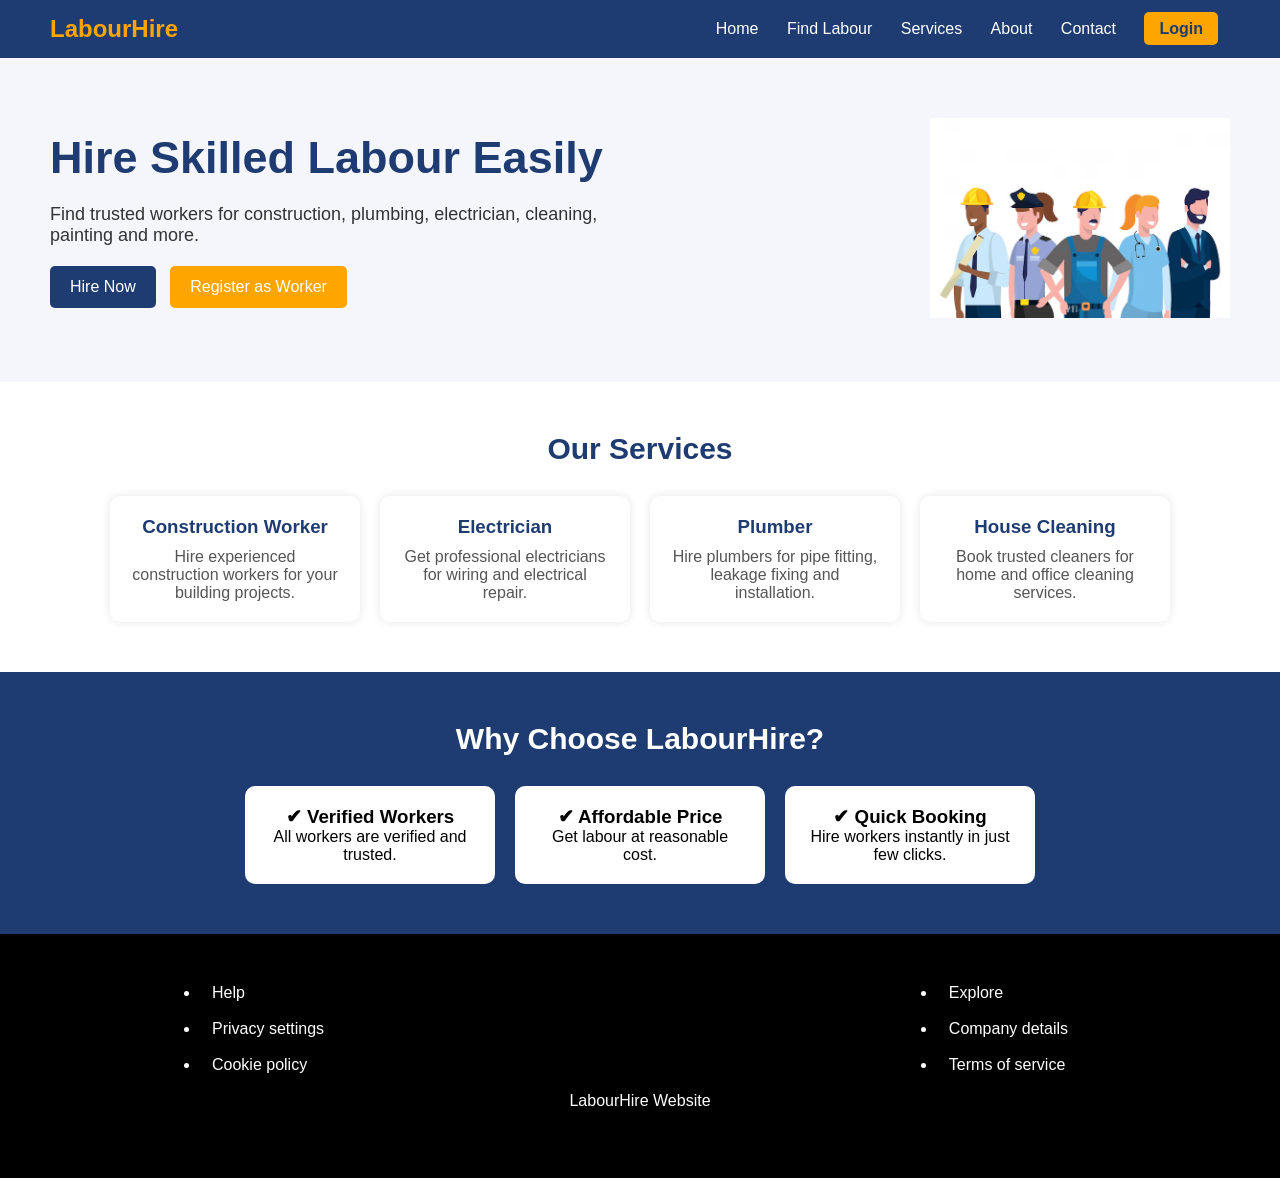
<file: index.html>
<!DOCTYPE html>
<html lang="en">
<head>
    <meta charset="UTF-8">
    <meta name="viewport" content="width=device-width, initial-scale=1.0">
    <title>Labour Hiring Website</title>
    <link rel="stylesheet" href="style.css">
</head>
<body>

    
    <header>
        <div class="logo">LabourHire</div>
        <nav>
            <a href="index.html">Home</a>
            <a href="Find_Labour.html">Find Labour</a>
            <a href="Services.html">Services</a>
            <a href="About.html">About</a>
            <a href="Contact.html">Contact</a>
            <a href="Project_Login_Page.html" class="btn" target="_blank">Login</a>
        </nav>
    </header>

    <section class="hero">
        <div class="hero-text">
            <h1>Hire Skilled Labour Easily</h1>
            <p>Find trusted workers for construction, plumbing, electrician, cleaning, painting and more.</p>
            <a href="Find_Labour.html"><button class="hero-btn">Hire Now</button></a>
            <a href="Registration.html" target="_blank"><button class="hero-btn2">Register as Worker</button></a>
        </div>
        <div class="hero-img">
            <img src="labour_img.avif" alt="Labour Image">
        </div>
    </section>

    
    <section class="services">
        <h2>Our Services</h2>
        <div class="service-box">
            <div class="card">
                <h3>Construction Worker</h3>
                <p>Hire experienced construction workers for your building projects.</p>
            </div>

            <div class="card">
                <h3>Electrician</h3>
                <p>Get professional electricians for wiring and electrical repair.</p>
            </div>

            <div class="card">
                <h3>Plumber</h3>
                <p>Hire plumbers for pipe fitting, leakage fixing and installation.</p>
            </div>

            <div class="card">
                <h3>House Cleaning</h3>
                <p>Book trusted cleaners for home and office cleaning services.</p>
            </div>
        </div>
    </section>

    
    <section class="why">
        <h2>Why Choose LabourHire?</h2>
        <div class="why-box">
            <div class="why-card">
                <h3>✔ Verified Workers</h3>
                <p>All workers are verified and trusted.</p>
            </div>

            <div class="why-card">
                <h3>✔ Affordable Price</h3>
                <p>Get labour at reasonable cost.</p>
            </div>

            <div class="why-card">
                <h3>✔ Quick Booking</h3>
                <p>Hire workers instantly in just few clicks.</p>
            </div>
        </div>
    </section>

    
    <footer>
        
        <div class="footer-parent-div">
            <div class="footer-child-div">
                <ul>
                    <nav>
                        <li><a href="#">Help</a><br><br></li>
                        <li><a href="#">Privacy settings</a><br><br></li>
                        <li><a href="#">Cookie policy</a><br><br></li>
                    </nav>
                </ul>
            </div>

            <div class="footer-child-div">
                <ul>
                <nav>
                    <li><a href="#">Explore</a><br><br></li>
                    <li><a href="#">Company details</a><br><br></li>
                    <li><a href="#">Terms of service</a><br><br></li>
                </nav>
                </ul>
            </div>
        </div>  
        
        <center><p>LabourHire Website</p></center><br>
    </footer>

</body>
</html>
</file>
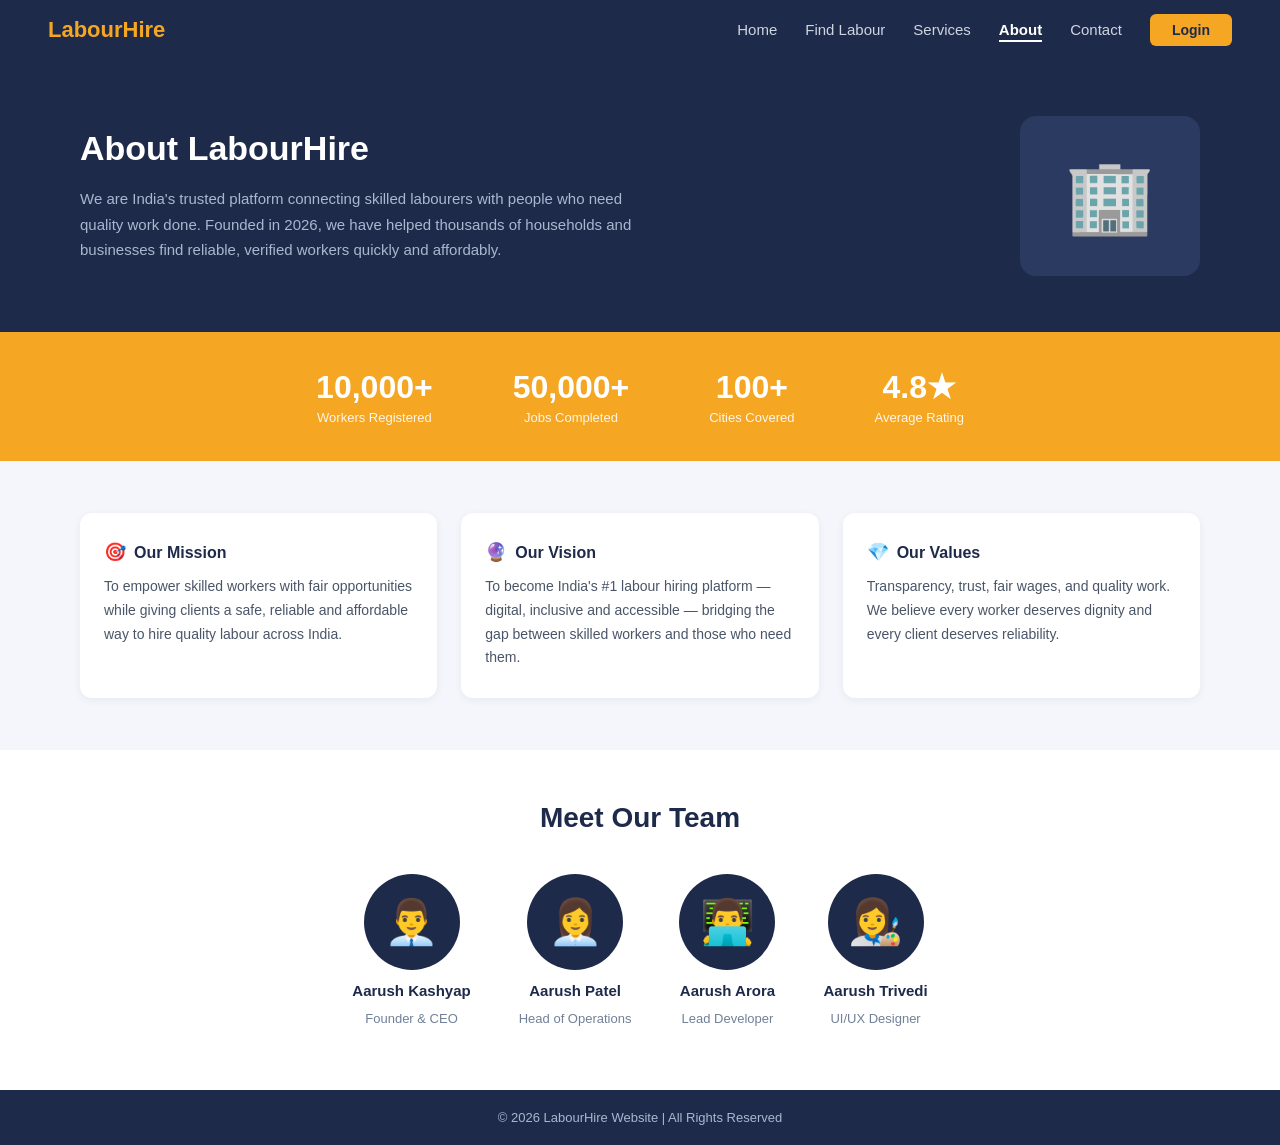
<file: About.html>
<!DOCTYPE html>
<html lang="en">
<head>
  <meta charset="UTF-8" />
  <meta name="viewport" content="width=device-width, initial-scale=1.0" />
  <title>LabourHire – About</title>
  <style>
    * { margin: 0; padding: 0; box-sizing: border-box; }
    body { font-family: 'Segoe UI', sans-serif; background: #f4f6fb; color: #1a1a2e; }

    /* NAV */
    nav {
      background: #1e2a4a;
      display: flex; align-items: center; justify-content: space-between;
      padding: 0 48px; height: 60px;
    }
    .logo { color: #f5a623; font-size: 22px; font-weight: 700; text-decoration: none; }
    .nav-links { display: flex; gap: 28px; list-style: none; align-items: center; }
    .nav-links a { color: #cdd5e0; text-decoration: none; font-size: 15px; }
    .nav-links a:hover { color: #fff; }
    .nav-links a.active { color: #fff; font-weight: 600; border-bottom: 2px solid #fff; padding-bottom: 2px; }
    .btn-login {
      background: #f5a623; color: #1e2a4a; border: none;
      padding: 8px 22px; border-radius: 6px; font-weight: 700; font-size: 14px; cursor: pointer;
    }
    .btn-login:hover { background: #e0951a; }

    /* HERO */
    .hero {
      background: #1e2a4a;
      display: flex; align-items: center; justify-content: space-between;
      padding: 56px 80px 56px 80px; gap: 40px;
    }
    .hero-text h1 { color: #fff; font-size: 34px; font-weight: 700; margin-bottom: 18px; }
    .hero-text p { color: #a8b8d0; font-size: 15px; line-height: 1.7; max-width: 560px; }
    .hero-img {
      background: #2a3a60; border-radius: 16px;
      width: 180px; height: 160px; flex-shrink: 0;
      display: flex; align-items: center; justify-content: center;
      font-size: 72px;
    }

    /* STATS */
    .stats {
      background: #f5a623;
      display: flex; justify-content: center; align-items: center;
      gap: 80px; padding: 36px 48px; flex-wrap: wrap;
    }
    .stat { text-align: center; }
    .stat-num { color: #fff; font-size: 32px; font-weight: 700; }
    .stat-label { color: #fff; font-size: 13px; margin-top: 4px; opacity: 0.9; }

    /* MISSION / VISION / VALUES */
    .mvv-section { padding: 52px 80px; background: #f4f6fb; }
    .mvv-grid { display: grid; grid-template-columns: repeat(3, 1fr); gap: 24px; }
    .mvv-card {
      background: #fff; border-radius: 12px;
      padding: 28px 24px; box-shadow: 0 2px 8px rgba(0,0,0,0.06);
    }
    .mvv-card h3 { font-size: 16px; font-weight: 700; color: #1e2a4a; margin-bottom: 12px; }
    .mvv-card p { font-size: 14px; color: #4a5568; line-height: 1.7; }
    .mvv-icon { margin-right: 8px; font-size: 18px; }

    /* TEAM */
    .team-section { padding: 52px 80px 64px; background: #fff; text-align: center; }
    .team-section h2 { font-size: 28px; font-weight: 700; color: #1e2a4a; margin-bottom: 40px; }
    .team-grid { display: flex; justify-content: center; gap: 48px; flex-wrap: wrap; }
    .team-member { display: flex; flex-direction: column; align-items: center; gap: 12px; }
    .avatar {
      width: 96px; height: 96px; border-radius: 50%;
      background: #1e2a4a;
      display: flex; align-items: center; justify-content: center;
      font-size: 44px;
    }
    .team-member h4 { font-size: 15px; font-weight: 700; color: #1e2a4a; }
    .team-member span { font-size: 13px; color: #718096; }

    /* FOOTER */
    footer {
      background: #1e2a4a; color: #a8b8d0;
      text-align: center; padding: 20px; font-size: 13px;
    }

    @media (max-width: 900px) {
      .hero { flex-direction: column; padding: 40px 24px; }
      .hero-img { width: 120px; height: 110px; font-size: 52px; }
      .stats { gap: 32px; }
      .mvv-section, .team-section { padding: 40px 24px; }
      .mvv-grid { grid-template-columns: 1fr; }
      nav { padding: 0 20px; }
    }
  </style>
</head>
<body>

<nav>
  <a class="logo" href="#">LabourHire</a>
  <ul class="nav-links">
    <li><a href="index.html">Home</a></li>
    <li><a href="Find_Labour.html">Find Labour</a></li>
    <li><a href="Services.html">Services</a></li>
    <li><a href="#" class="active">About</a></li>
    <li><a href="Contact.html">Contact</a></li>
    <li><button class="btn-login">Login</button></li>
  </ul>
</nav>

<section class="hero">
  <div class="hero-text">
    <h1>About LabourHire</h1>
    <p>We are India's trusted platform connecting skilled labourers with people who need quality work done. Founded in 2026, we have helped thousands of households and businesses find reliable, verified workers quickly and affordably.</p>
  </div>
  <div class="hero-img">🏢</div>
</section>

<section class="stats">
  <div class="stat">
    <div class="stat-num">10,000+</div>
    <div class="stat-label">Workers Registered</div>
  </div>
  <div class="stat">
    <div class="stat-num">50,000+</div>
    <div class="stat-label">Jobs Completed</div>
  </div>
  <div class="stat">
    <div class="stat-num">100+</div>
    <div class="stat-label">Cities Covered</div>
  </div>
  <div class="stat">
    <div class="stat-num">4.8★</div>
    <div class="stat-label">Average Rating</div>
  </div>
</section>

<section class="mvv-section">
  <div class="mvv-grid">
    <div class="mvv-card">
      <h3><span class="mvv-icon">🎯</span>Our Mission</h3>
      <p>To empower skilled workers with fair opportunities while giving clients a safe, reliable and affordable way to hire quality labour across India.</p>
    </div>
    <div class="mvv-card">
      <h3><span class="mvv-icon">🔮</span>Our Vision</h3>
      <p>To become India's #1 labour hiring platform — digital, inclusive and accessible — bridging the gap between skilled workers and those who need them.</p>
    </div>
    <div class="mvv-card">
      <h3><span class="mvv-icon">💎</span>Our Values</h3>
      <p>Transparency, trust, fair wages, and quality work. We believe every worker deserves dignity and every client deserves reliability.</p>
    </div>
  </div>
</section>

<section class="team-section">
  <h2>Meet Our Team</h2>
  <div class="team-grid">
    <div class="team-member">
      <div class="avatar">👨‍💼</div>
      <h4>Aarush Kashyap</h4>
      <span>Founder &amp; CEO</span>
    </div>
    <div class="team-member">
      <div class="avatar">👩‍💼</div>
      <h4>Aarush Patel</h4>
      <span>Head of Operations</span>
    </div>
    <div class="team-member">
      <div class="avatar">👨‍💻</div>
      <h4>Aarush Arora</h4>
      <span>Lead Developer</span>
    </div>
    <div class="team-member">
      <div class="avatar">👩‍🎨</div>
      <h4>Aarush Trivedi</h4>
      <span>UI/UX Designer</span>
    </div>
  </div>
</section>

<footer>
  &copy; 2026 LabourHire Website | All Rights Reserved
</footer>

</body>
</html>
</file>
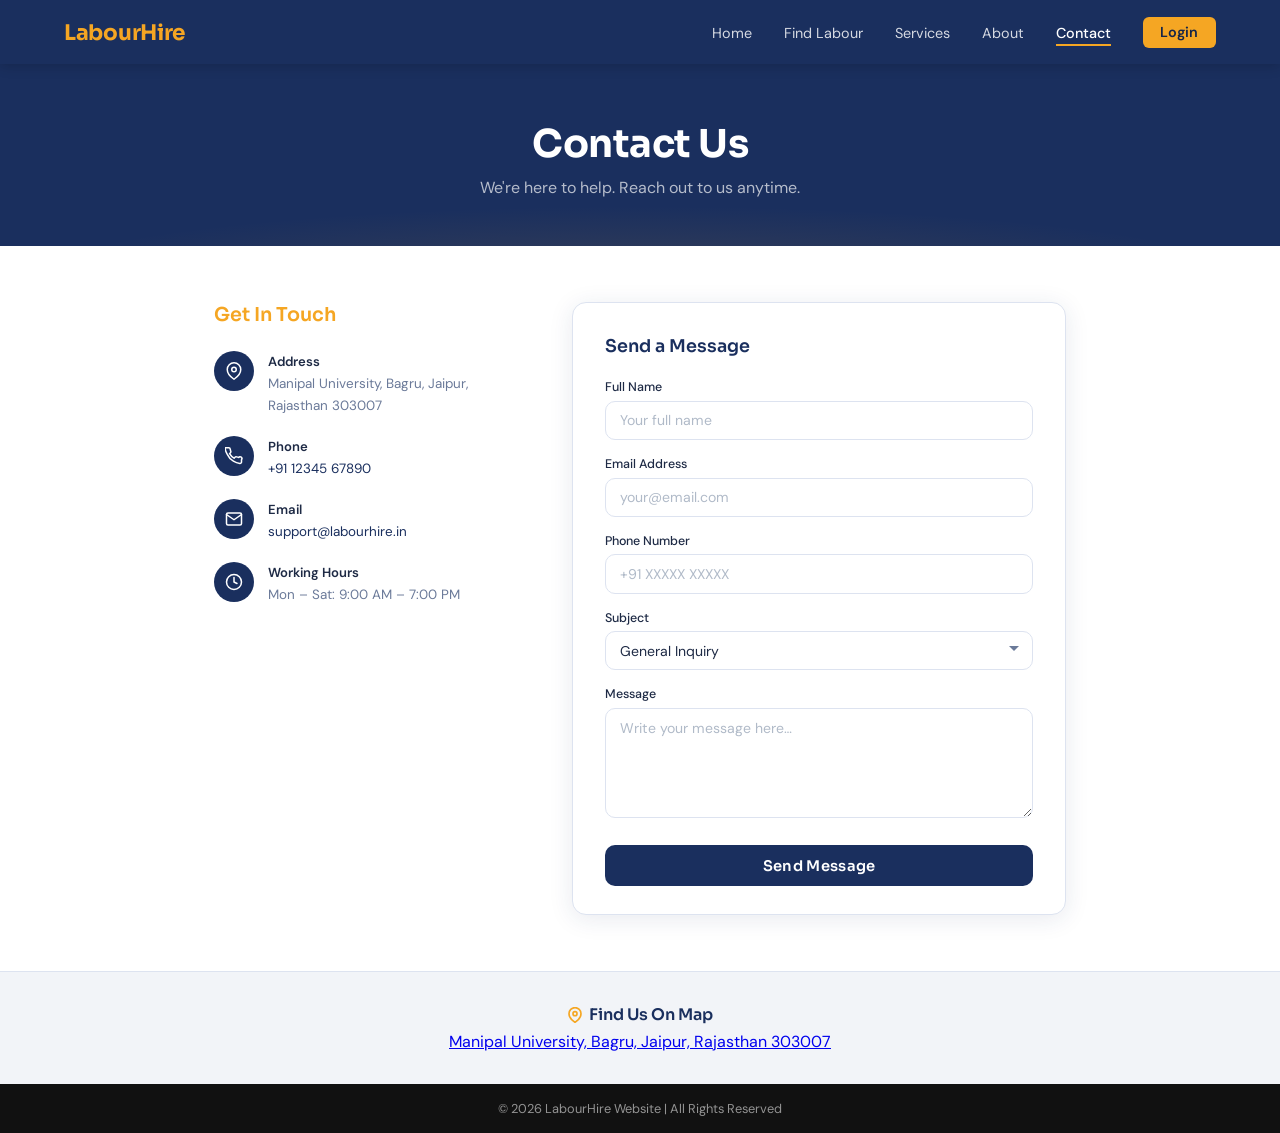
<file: Contact.html>
<!DOCTYPE html>
<html lang="en">
<head>
  <meta charset="UTF-8" />
  <meta name="viewport" content="width=device-width, initial-scale=1.0"/>
  <title>LabourHire – Contact Us</title>
  <link href="https://fonts.googleapis.com/css2?family=Sora:wght@300;400;500;600;700&family=DM+Sans:ital,wght@0,300;0,400;0,500;1,300&display=swap" rel="stylesheet"/>
  <style>
    *, *::before, *::after { box-sizing: border-box; margin: 0; padding: 0; }

    :root {
      --navy:    #1a2f5e;
      --navy-d:  #152549;
      --navy-l:  #243870;
      --gold:    #f5a623;
      --gold-l:  #fbb93a;
      --slate:   #f2f4f8;
      --white:   #ffffff;
      --text:    #1e2a45;
      --muted:   #6b7a99;
      --border:  #dde3f0;
      --radius:  10px;
      --shadow:  0 4px 24px rgba(26,47,94,.10);
    }

    body {
      font-family: 'DM Sans', sans-serif;
      color: var(--text);
      background: var(--white);
      min-height: 100vh;
    }

    nav {
      background: var(--navy);
      padding: 0 5%;
      display: flex;
      align-items: center;
      justify-content: space-between;
      height: 64px;
      position: sticky;
      top: 0;
      z-index: 100;
      box-shadow: 0 2px 12px rgba(0,0,0,.18);
    }

    .logo {
      font-family: 'Sora', sans-serif;
      font-weight: 700;
      font-size: 1.35rem;
      color: var(--gold);
      letter-spacing: -.3px;
    }

    .nav-links {
      display: flex;
      align-items: center;
      gap: 2rem;
      list-style: none;
    }

    .nav-links a {
      color: rgba(255,255,255,.82);
      text-decoration: none;
      font-size: .9rem;
      font-weight: 400;
      transition: color .2s;
    }
    .nav-links a:hover,
    .nav-links a.active { color: #fff; }

    .nav-links a.active {
      font-weight: 500;
      border-bottom: 2px solid var(--gold);
      padding-bottom: 2px;
    }

    .btn-login {
      background: var(--gold);
      color: var(--navy-d) !important;
      font-weight: 600 !important;
      padding: .38rem 1.1rem;
      border-radius: 6px;
      transition: background .2s !important;
    }
    .btn-login:hover { background: var(--gold-l) !important; }

    .hero {
      background: var(--navy);
      text-align: center;
      padding: 3.5rem 1rem 3rem;
      position: relative;
      overflow: hidden;
    }
    .hero::before {
      content: '';
      position: absolute;
      inset: 0;
      background: radial-gradient(ellipse 70% 60% at 50% 120%, rgba(245,166,35,.13) 0%, transparent 70%);
    }
    .hero h1 {
      font-family: 'Sora', sans-serif;
      font-size: 2.4rem;
      font-weight: 700;
      color: var(--white);
      letter-spacing: -.5px;
      position: relative;
    }
    .hero p {
      margin-top: .55rem;
      color: rgba(255,255,255,.68);
      font-size: 1rem;
      position: relative;
    }

    main {
      max-width: 900px;
      margin: 0 auto;
      padding: 3.5rem 1.5rem;
      display: grid;
      grid-template-columns: 1fr 1.55fr;
      gap: 2.5rem;
      align-items: start;
    }

    .info-title {
      font-family: 'Sora', sans-serif;
      font-size: 1.2rem;
      font-weight: 600;
      color: var(--gold);
      margin-bottom: 1.5rem;
    }

    .info-items { display: flex; flex-direction: column; gap: 1.25rem; }

    .info-item {
      display: flex;
      align-items: flex-start;
      gap: .85rem;
    }

    .info-icon {
      width: 40px;
      height: 40px;
      border-radius: 50%;
      background: var(--navy);
      display: flex;
      align-items: center;
      justify-content: center;
      flex-shrink: 0;
    }
    .info-icon svg { width: 18px; height: 18px; }

    .info-body { padding-top: 2px; }
    .info-body strong {
      display: block;
      font-size: .82rem;
      font-weight: 600;
      color: var(--text);
      margin-bottom: 2px;
    }
    .info-body span {
      font-size: .84rem;
      color: var(--muted);
      line-height: 1.5;
    }
    .info-body a {
      color: var(--navy);
      text-decoration: none;
    }
    .info-body a:hover { text-decoration: underline; }

    .form-card {
      background: var(--white);
      border: 1px solid var(--border);
      border-radius: 14px;
      padding: 2rem 2rem 1.75rem;
      box-shadow: var(--shadow);
    }

    .form-title {
      font-family: 'Sora', sans-serif;
      font-size: 1.1rem;
      font-weight: 600;
      color: var(--navy);
      margin-bottom: 1.4rem;
    }

    .form-group { margin-bottom: 1rem; }

    label {
      display: block;
      font-size: .78rem;
      font-weight: 500;
      color: var(--text);
      margin-bottom: .35rem;
    }

    input, select, textarea {
      width: 100%;
      padding: .6rem .85rem;
      border: 1px solid var(--border);
      border-radius: var(--radius);
      font-family: 'DM Sans', sans-serif;
      font-size: .88rem;
      color: var(--text);
      background: var(--white);
      outline: none;
      transition: border-color .2s, box-shadow .2s;
      appearance: none;
    }
    input::placeholder, textarea::placeholder { color: #b0bac8; }
    input:focus, select:focus, textarea:focus {
      border-color: var(--navy);
      box-shadow: 0 0 0 3px rgba(26,47,94,.09);
    }

    .select-wrap { position: relative; }
    .select-wrap select { padding-right: 2.2rem; cursor: pointer; }
    .select-wrap::after {
      content: '';
      position: absolute;
      right: .85rem;
      top: 50%;
      transform: translateY(-50%);
      border: 5px solid transparent;
      border-top-color: var(--muted);
      pointer-events: none;
    }

    textarea { resize: vertical; min-height: 110px; }

    .btn-send {
      width: 100%;
      padding: .72rem 1rem;
      background: var(--navy);
      color: #fff;
      border: none;
      border-radius: var(--radius);
      font-family: 'Sora', sans-serif;
      font-size: .92rem;
      font-weight: 600;
      cursor: pointer;
      letter-spacing: .3px;
      transition: background .2s, transform .1s;
      margin-top: .4rem;
    }
    .btn-send:hover  { background: var(--navy-l); }
    .btn-send:active { transform: scale(.985); }

    .success-msg {
      display: none;
      text-align: center;
      padding: 1.5rem 1rem;
      color: #1a8a4a;
      font-weight: 500;
      font-size: .95rem;
    }
    .success-msg svg { display: block; margin: 0 auto .6rem; }

    .map-strip {
      background: var(--slate);
      text-align: center;
      padding: 2rem 1rem;
      border-top: 1px solid var(--border);
    }
    .map-strip .map-title {
      font-family: 'Sora', sans-serif;
      font-size: 1rem;
      font-weight: 600;
      color: var(--navy);
      display: flex;
      align-items: center;
      justify-content: center;
      gap: .4rem;
      margin-bottom: .35rem;
    }
    .map-strip .map-title svg { width: 16px; height: 16px; }
    .map-strip p { font-size: .85rem; color: var(--muted); }

    footer {
      background: #111;
      color: rgba(255,255,255,.55);
      text-align: center;
      padding: 1rem;
      font-size: .8rem;
    }

    @media (max-width: 680px) {
      main { grid-template-columns: 1fr; }
      .hero h1 { font-size: 1.8rem; }
    }
  </style>
</head>
<body>

<nav>
  <div class="logo">LabourHire</div>
  <ul class="nav-links">
    <li><a href="index.html">Home</a></li>
    <li><a href="Find_Labour.html">Find Labour</a></li>
    <li><a href="Services.html">Services</a></li>
    <li><a href="About.html">About</a></li>
    <li><a href="#" class="active">Contact</a></li>
    <li><a href="Project_Login_Page.html" target="_blank" class="btn-login">Login</a></li>
  </ul>
</nav>

<section class="hero">
  <h1>Contact Us</h1>
  <p>We're here to help. Reach out to us anytime.</p>
</section>

<main>
  <div class="info-panel">
    <p class="info-title">Get In Touch</p>
    <div class="info-items">

      <div class="info-item">
        <div class="info-icon">
          <svg viewBox="0 0 24 24" fill="none" stroke="#fff" stroke-width="2" stroke-linecap="round" stroke-linejoin="round">
            <path d="M21 10c0 7-9 13-9 13S3 17 3 10a9 9 0 0118 0z"/><circle cx="12" cy="10" r="3"/>
          </svg>
        </div>
        <div class="info-body">
          <strong>Address</strong>
          <span>Manipal University, Bagru, Jaipur,<br>Rajasthan 303007</span>
        </div>
      </div>

      <div class="info-item">
        <div class="info-icon">
          <svg viewBox="0 0 24 24" fill="none" stroke="#fff" stroke-width="2" stroke-linecap="round" stroke-linejoin="round">
            <path d="M22 16.92v3a2 2 0 01-2.18 2 19.79 19.79 0 01-8.63-3.07A19.5 19.5 0 013.07 9.81a19.79 19.79 0 01-3.07-8.67A2 2 0 012 1h3a2 2 0 012 1.72c.127.96.361 1.903.7 2.81a2 2 0 01-.45 2.11L6.09 8.91a16 16 0 006 6l1.27-1.27a2 2 0 012.11-.45c.907.339 1.85.573 2.81.7A2 2 0 0122 16.92z"/>
          </svg>
        </div>
        <div class="info-body">
          <strong>Phone</strong>
          <span><a href="tel:+919876543210">+91 12345 67890</a></span>
        </div>
      </div>

      <div class="info-item">
        <div class="info-icon">
          <svg viewBox="0 0 24 24" fill="none" stroke="#fff" stroke-width="2" stroke-linecap="round" stroke-linejoin="round">
            <path d="M4 4h16c1.1 0 2 .9 2 2v12c0 1.1-.9 2-2 2H4c-1.1 0-2-.9-2-2V6c0-1.1.9-2 2-2z"/><polyline points="22,6 12,13 2,6"/>
          </svg>
        </div>
        <div class="info-body">
          <strong>Email</strong>
          <span><a href="mailto:support@labourhire.in">support@labourhire.in</a></span>
        </div>
      </div>

      <div class="info-item">
        <div class="info-icon">
          <svg viewBox="0 0 24 24" fill="none" stroke="#fff" stroke-width="2" stroke-linecap="round" stroke-linejoin="round">
            <circle cx="12" cy="12" r="10"/><polyline points="12 6 12 12 16 14"/>
          </svg>
        </div>
        <div class="info-body">
          <strong>Working Hours</strong>
          <span>Mon – Sat: 9:00 AM – 7:00 PM</span>
        </div>
      </div>

    </div>
  </div>

  <div class="form-card">
    <p class="form-title">Send a Message</p>
    <div id="contactForm">
      <div class="form-group">
        <label for="fullName">Full Name</label>
        <input type="text" id="fullName" placeholder="Your full name"/>
      </div>
      <div class="form-group">
        <label for="email">Email Address</label>
        <input type="email" id="email" placeholder="your@email.com"/>
      </div>
      <div class="form-group">
        <label for="phone">Phone Number</label>
        <input type="tel" id="phone" placeholder="+91 XXXXX XXXXX"/>
      </div>
      <div class="form-group">
        <label for="subject">Subject</label>
        <div class="select-wrap">
          <select id="subject">
            <option>General Inquiry</option>
            <option>Hire Labour</option>
            <option>Service Support</option>
            <option>Partnership</option>
            <option>Complaint</option>
          </select>
        </div>
      </div>
      <div class="form-group">
        <label for="message">Message</label>
        <textarea id="message" placeholder="Write your message here…"></textarea>
      </div>
      <button class="btn-send" onclick="sendMessage()">Send Message</button>
    </div>
    <div class="success-msg" id="successMsg">
      <svg width="40" height="40" viewBox="0 0 24 24" fill="none" stroke="#1a8a4a" stroke-width="2" stroke-linecap="round" stroke-linejoin="round">
        <path d="M22 11.08V12a10 10 0 11-5.93-9.14"/><polyline points="22 4 12 14.01 9 11.01"/>
      </svg>
      Message sent! We'll get back to you soon.
    </div>
  </div>
</main>

<section class="map-strip">
  <p class="map-title">
    <svg viewBox="0 0 24 24" fill="none" stroke="var(--gold)" stroke-width="2.5" stroke-linecap="round" stroke-linejoin="round">
      <path d="M21 10c0 7-9 13-9 13S3 17 3 10a9 9 0 0118 0z"/><circle cx="12" cy="10" r="3"/>
    </svg>
    Find Us On Map
  </p>
  <a href="https://maps.app.goo.gl/e8HiHtrNyYBBgPL47" target="_blank">Manipal University, Bagru, Jaipur, Rajasthan 303007</a>
</section>

<footer>
  © 2026 LabourHire Website | All Rights Reserved
</footer>

<script>
  function sendMessage() {
    const name = document.getElementById('fullName').value.trim();
    const email = document.getElementById('email').value.trim();
    const message = document.getElementById('message').value.trim();

    if (!name || !email || !message) {
      alert('Please fill in Name, Email, and Message before sending.');
      return;
    }

    document.getElementById('contactForm').style.display = 'none';
    document.getElementById('successMsg').style.display = 'block';
  }
</script>

</body>
</html>
</file>
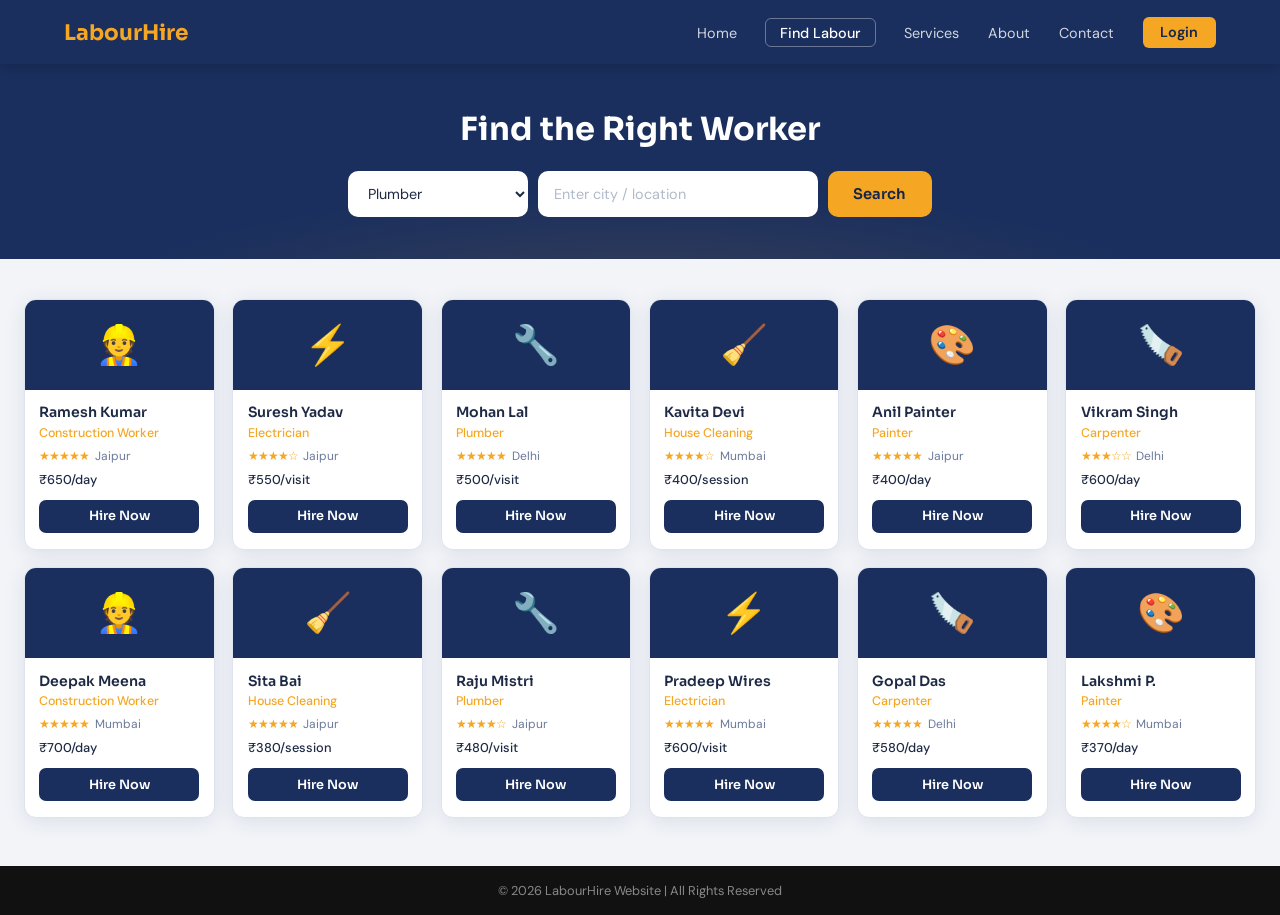
<file: Find_Labour.html>
<!DOCTYPE html>
<html lang="en">
<head>
  <meta charset="UTF-8"/>
  <meta name="viewport" content="width=device-width, initial-scale=1.0"/>
  <title>LabourHire – Find Labour</title>
  <link href="https://fonts.googleapis.com/css2?family=Sora:wght@300;400;500;600;700&family=DM+Sans:wght@300;400;500&display=swap" rel="stylesheet"/>
  <style>
    *, *::before, *::after { box-sizing: border-box; margin: 0; padding: 0; }

    :root {
      --navy:   #1a2f5e;
      --navy-d: #152549;
      --navy-l: #243870;
      --gold:   #f5a623;
      --gold-l: #fbb93a;
      --slate:  #f2f4f8;
      --white:  #ffffff;
      --text:   #1e2a45;
      --muted:  #6b7a99;
      --border: #dde3f0;
      --radius: 10px;
      --shadow: 0 4px 20px rgba(26,47,94,.10);
    }

    body {
      font-family: 'DM Sans', sans-serif;
      background: var(--slate);
      color: var(--text);
      min-height: 100vh;
    }

    /* ── NAV ───────────────────────────── */
    nav {
      background: var(--navy);
      padding: 0 5%;
      display: flex;
      align-items: center;
      justify-content: space-between;
      height: 64px;
      position: sticky;
      top: 0;
      z-index: 100;
      box-shadow: 0 2px 12px rgba(0,0,0,.2);
    }
    .logo {
      font-family: 'Sora', sans-serif;
      font-weight: 700;
      font-size: 1.35rem;
      color: var(--gold);
    }
    .nav-links {
      display: flex;
      align-items: center;
      gap: 1.8rem;
      list-style: none;
    }
    .nav-links a {
      color: rgba(255,255,255,.8);
      text-decoration: none;
      font-size: .9rem;
      transition: color .2s;
    }
    .nav-links a:hover { color: #fff; }
    .nav-links a.active {
      color: #fff;
      font-weight: 500;
      border: 1px solid rgba(255,255,255,.35);
      padding: .3rem .85rem;
      border-radius: 6px;
    }
    .btn-login {
      background: var(--gold) !important;
      color: var(--navy-d) !important;
      font-weight: 600 !important;
      padding: .38rem 1.1rem !important;
      border-radius: 6px;
      border: none !important;
    }
    .btn-login:hover { background: var(--gold-l) !important; }

    /* ── HERO SEARCH ───────────────────── */
    .hero {
      background: var(--navy);
      padding: 2.8rem 1rem 2.6rem;
      text-align: center;
      position: relative;
      overflow: hidden;
    }
    .hero::before {
      content: '';
      position: absolute;
      inset: 0;
      background: radial-gradient(ellipse 60% 80% at 50% 120%, rgba(245,166,35,.12), transparent 70%);
    }
    .hero h1 {
      font-family: 'Sora', sans-serif;
      font-size: 2rem;
      font-weight: 700;
      color: #fff;
      margin-bottom: 1.4rem;
      position: relative;
    }
    .search-bar {
      display: flex;
      align-items: center;
      justify-content: center;
      gap: .6rem;
      flex-wrap: wrap;
      position: relative;
    }
    .search-bar select,
    .search-bar input {
      height: 46px;
      border: none;
      border-radius: var(--radius);
      padding: 0 1rem;
      font-family: 'DM Sans', sans-serif;
      font-size: .9rem;
      color: var(--text);
      outline: none;
      background: #fff;
    }
    .search-bar select { width: 180px; cursor: pointer; }
    .search-bar input  { width: 280px; }
    .search-bar input::placeholder { color: #b0bac8; }
    .btn-search {
      height: 46px;
      padding: 0 1.6rem;
      background: var(--gold);
      color: var(--navy-d);
      border: none;
      border-radius: var(--radius);
      font-family: 'Sora', sans-serif;
      font-weight: 600;
      font-size: .92rem;
      cursor: pointer;
      transition: background .2s;
    }
    .btn-search:hover { background: var(--gold-l); }

    /* ── GRID ──────────────────────────── */
    .grid-section {
      max-width: 1280px;
      margin: 0 auto;
      padding: 2.5rem 1.5rem 3rem;
    }
    .worker-grid {
      display: grid;
      grid-template-columns: repeat(6, 1fr);
      gap: 1.1rem;
    }

    /* ── WORKER CARD ───────────────────── */
    .card {
      background: var(--white);
      border-radius: 12px;
      overflow: hidden;
      box-shadow: var(--shadow);
      border: 1px solid var(--border);
      transition: transform .2s, box-shadow .2s;
      display: flex;
      flex-direction: column;
    }
    .card:hover {
      transform: translateY(-3px);
      box-shadow: 0 8px 28px rgba(26,47,94,.14);
    }

    .card-thumb {
      background: var(--navy);
      height: 90px;
      display: flex;
      align-items: center;
      justify-content: center;
      font-size: 2.4rem;
    }

    .card-body {
      padding: .85rem .9rem 1rem;
      flex: 1;
      display: flex;
      flex-direction: column;
    }
    .card-name {
      font-family: 'Sora', sans-serif;
      font-size: .88rem;
      font-weight: 600;
      color: var(--text);
      margin-bottom: .2rem;
    }
    .card-role {
      font-size: .78rem;
      font-weight: 500;
      color: var(--gold);
      margin-bottom: .45rem;
    }
    .card-meta {
      display: flex;
      align-items: center;
      gap: .35rem;
      font-size: .75rem;
      color: var(--muted);
      margin-bottom: .45rem;
    }
    .stars { color: var(--gold); letter-spacing: -1px; font-size: .78rem; }
    .card-rate {
      font-size: .8rem;
      font-weight: 500;
      color: var(--text);
      margin-bottom: .75rem;
    }
    .btn-hire {
      width: 100%;
      padding: .52rem;
      background: var(--navy);
      color: #fff;
      border: none;
      border-radius: 7px;
      font-family: 'Sora', sans-serif;
      font-size: .8rem;
      font-weight: 600;
      cursor: pointer;
      margin-top: auto;
      transition: background .2s;
    }
    .btn-hire:hover { background: var(--navy-l); }

    /* ── FOOTER ────────────────────────── */
    footer {
      background: #111;
      color: rgba(255,255,255,.5);
      text-align: center;
      padding: 1rem;
      font-size: .8rem;
    }

    /* ── RESPONSIVE ────────────────────── */
    @media (max-width: 1100px) { .worker-grid { grid-template-columns: repeat(4, 1fr); } }
    @media (max-width: 720px)  { .worker-grid { grid-template-columns: repeat(2, 1fr); } }
    @media (max-width: 420px)  { .worker-grid { grid-template-columns: 1fr; } }
  </style>
</head>
<body>

<!-- NAV -->
<nav>
  <div class="logo">LabourHire</div>
  <ul class="nav-links">
    <li><a href="index.html">Home</a></li>
    <li><a href="#" class="active">Find Labour</a></li>
    <li><a href="Services.html">Services</a></li>
    <li><a href="About.html">About</a></li>
    <li><a href="Contact.html">Contact</a></li>
    <li><a href="#" class="btn-login">Login</a></li>
  </ul>
</nav>

<!-- HERO -->
<section class="hero">
  <h1>Find the Right Worker</h1>
  <div class="search-bar">
    <select id="categorySelect">
      <option>Plumber</option>
      <option>Electrician</option>
      <option>Construction Worker</option>
      <option>House Cleaning</option>
      <option>Painter</option>
      <option>Carpenter</option>
    </select>
    <input type="text" id="locationInput" placeholder="Enter city / location"/>
    <button class="btn-search" onclick="filterWorkers()">Search</button>
  </div>
</section>

<!-- GRID -->
<section class="grid-section">
  <div class="worker-grid" id="workerGrid"></div>
</section>

<!-- FOOTER -->
<footer>© 2026 LabourHire Website | All Rights Reserved</footer>

<script>
  const workers = [
    { name: "Ramesh Kumar",   role: "Construction Worker", stars: 5, city: "Jaipur",  rate: "₹650/day",     icon: "👷" },
    { name: "Suresh Yadav",   role: "Electrician",         stars: 4, city: "Jaipur",  rate: "₹550/visit",   icon: "⚡" },
    { name: "Mohan Lal",      role: "Plumber",             stars: 5, city: "Delhi",   rate: "₹500/visit",   icon: "🔧" },
    { name: "Kavita Devi",    role: "House Cleaning",      stars: 4, city: "Mumbai",  rate: "₹400/session", icon: "🧹" },
    { name: "Anil Painter",   role: "Painter",             stars: 5, city: "Jaipur",  rate: "₹400/day",     icon: "🎨" },
    { name: "Vikram Singh",   role: "Carpenter",           stars: 3, city: "Delhi",   rate: "₹600/day",     icon: "🪚" },
    { name: "Deepak Meena",   role: "Construction Worker", stars: 5, city: "Mumbai",  rate: "₹700/day",     icon: "👷" },
    { name: "Sita Bai",       role: "House Cleaning",      stars: 5, city: "Jaipur",  rate: "₹380/session", icon: "🧹" },
    { name: "Raju Mistri",    role: "Plumber",             stars: 4, city: "Jaipur",  rate: "₹480/visit",   icon: "🔧" },
    { name: "Pradeep Wires",  role: "Electrician",         stars: 5, city: "Mumbai",  rate: "₹600/visit",   icon: "⚡" },
    { name: "Gopal Das",      role: "Carpenter",           stars: 5, city: "Delhi",   rate: "₹580/day",     icon: "🪚" },
    { name: "Lakshmi P.",     role: "Painter",             stars: 4, city: "Mumbai",  rate: "₹370/day",     icon: "🎨" },
  ];

  function starHTML(n) {
    return '★'.repeat(n) + '☆'.repeat(5 - n);
  }

  function renderGrid(list) {
    const grid = document.getElementById('workerGrid');
    if (!list.length) {
      grid.innerHTML = '<p style="grid-column:1/-1;text-align:center;color:var(--muted);padding:3rem 0">No workers found for your search.</p>';
      return;
    }
    grid.innerHTML = list.map(w => `
      <div class="card">
        <div class="card-thumb">${w.icon}</div>
        <div class="card-body">
          <div class="card-name">${w.name}</div>
          <div class="card-role">${w.role}</div>
          <div class="card-meta">
            <span class="stars">${starHTML(w.stars)}</span>
            <span>${w.city}</span>
          </div>
          <div class="card-rate">${w.rate}</div>
          <button class="btn-hire">Hire Now</button>
        </div>
      </div>
    `).join('');
  }

  function filterWorkers() {
    const cat = document.getElementById('categorySelect').value.toLowerCase();
    const loc = document.getElementById('locationInput').value.trim().toLowerCase();
    const filtered = workers.filter(w => {
      const matchCat = w.role.toLowerCase().includes(cat);
      const matchLoc = !loc || w.city.toLowerCase().includes(loc);
      return matchCat && matchLoc;
    });
    renderGrid(filtered);
  }

  // Initial render
  renderGrid(workers);
</script>

</body>
</html>
</file>
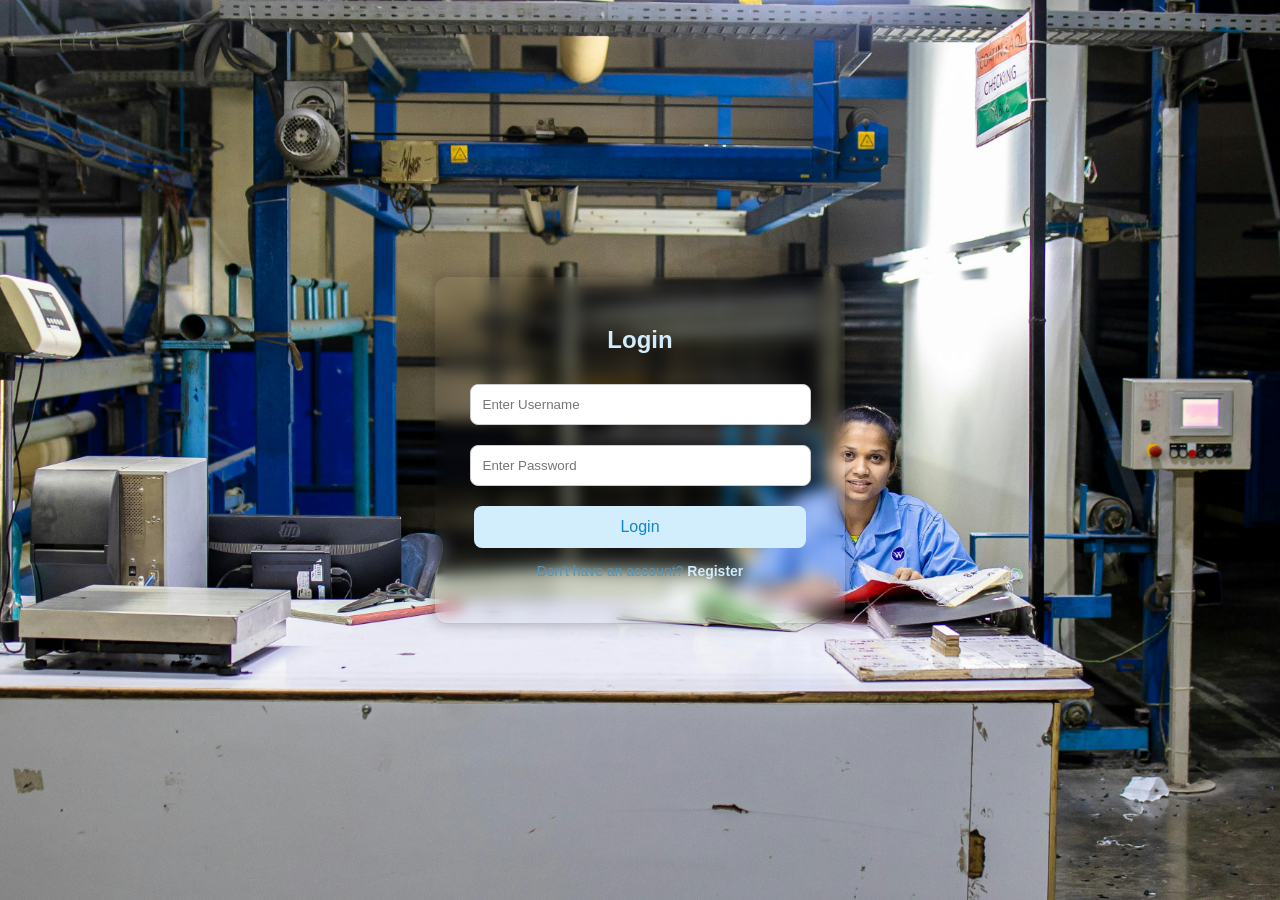
<file: Project_Login_Page.html>
<!DOCTYPE html>
<html lang="en">
<head>
    <meta charset="UTF-8">
    <meta name="viewport" content="width=device-width, initial-scale=1.0">
    <title>Labour Hiring Login</title>

    
    <style>
        body {
            margin: 0;
            padding: 0;
            font-family: Arial, sans-serif;
            background-image: url("labour_img.jpg");
            background-size: cover;
            background-position: center;
            background-repeat: no-repeat;
            height: 100vh;
            display: flex;
            justify-content: center;
            align-items: center;
        }

        .login-box {
            backdrop-filter: blur(8px);
            width: 350px;
            padding: 30px;
            border-radius: 12px;
            box-shadow: 0px 0px 15px rgba(0,0,0,0.3);
            text-align: center;
        }

        .login-box h2 {
            margin-bottom: 20px;
            color: #d2edfc;
        }

        .login-box input {
            width: 90%;
            padding: 12px;
            margin: 10px 0;
            border: 1px solid #ccc;
            border-radius: 8px;
            outline: none;
        }

        .login-box input:focus {
            border-color: #d2edfc;
        }

        .login-box button {
            width: 95%;
            padding: 12px;
            background: #d2edfc;
            color: #1187c7;
            border: none;
            border-radius: 8px;
            font-size: 16px;
            cursor: pointer;
            margin-top: 10px;
        }

        .login-box button:hover {
            background: #5495b9;
            color: #d2edfc;
        }

        .login-box p {
            margin-top: 15px;
            font-size: 14px;
            color: #5495b9;
        }

        .login-box a {
            color: #d2edfc;
            text-decoration: none;
            font-weight: bold;
        }

        .login-box a:hover {
            text-decoration: underline;
        }
    </style>
</head>

<body>

    <div class="login-box">
        <h2>Login</h2>

        <form>
            <input type="text" placeholder="Enter Username" required>
            <input type="password" placeholder="Enter Password" required>

            <button type="submit">Login</button>

            <p>Don't have an account? <a href="register.html">Register</a></p>
        </form>
    </div>

</body>
</html>
</file>
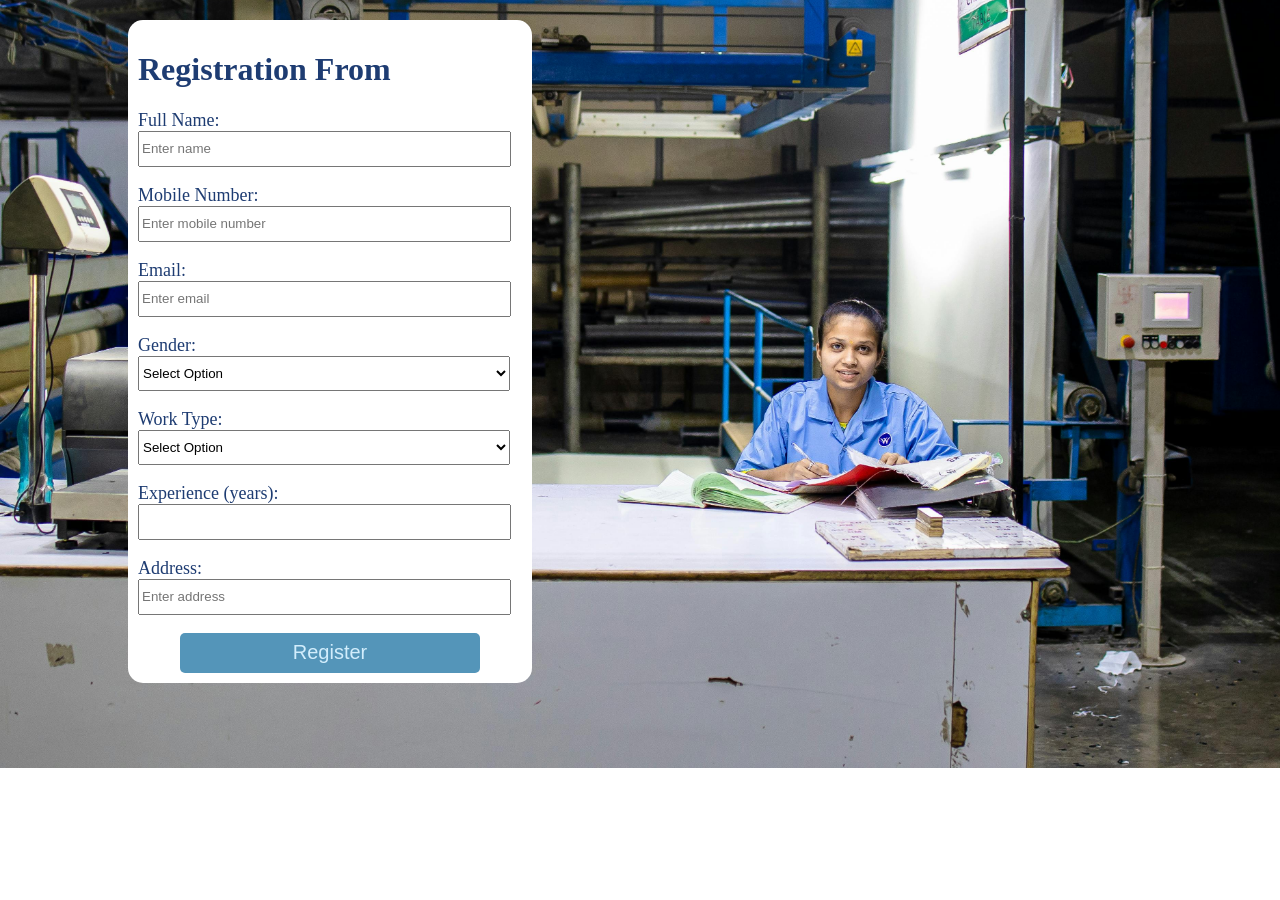
<file: Registration.html>
<!DOCTYPE html>
<html lang="en">
<head>
    <meta charset="UTF-8">
    <meta name="viewport" content="width=device-width, initial-scale=1.0">
    <title>Registration From</title>
    <link rel="stylesheet" href="Registration.css">
   
</head>
<body>
    <div >
    <form>
        
        <h1>Registration From</h1>
        <label>Full Name:</label><br>
        <input type="text" placeholder="Enter name" required>
        <br><br>
        <label>Mobile Number:</label><br>
        <input type="tel" placeholder="Enter mobile number" required>
        <br><br>
        <label>Email:</label><br>
        <input type="email" placeholder="Enter email">
        <br><br>
        <label>Gender:</label><br>
        <select>
            <option>Select Option</option>
            <option>Male</option>
            <option>Female</option>
            <option>Other</option>
        </select>
        <br><br>
        <label>Work Type:</label><br>
        <select>
            <option>Select Option</option>
            <option>Electrician</option>
            <option>Plumber</option>
            <option>Carpenter</option>
            <option>Painter</option>
        </select>
        <br><br>
        <label>Experience (years):</label><br>
        <input type="number" min="0">
        <br><br>
        <label>Address:</label><br>
        <input type="text" placeholder="Enter address">
        <br><br>
        <center><button type="submit">Register</button></center>
        
    
    </form>
</div>
    
</body>
</html>
</file>
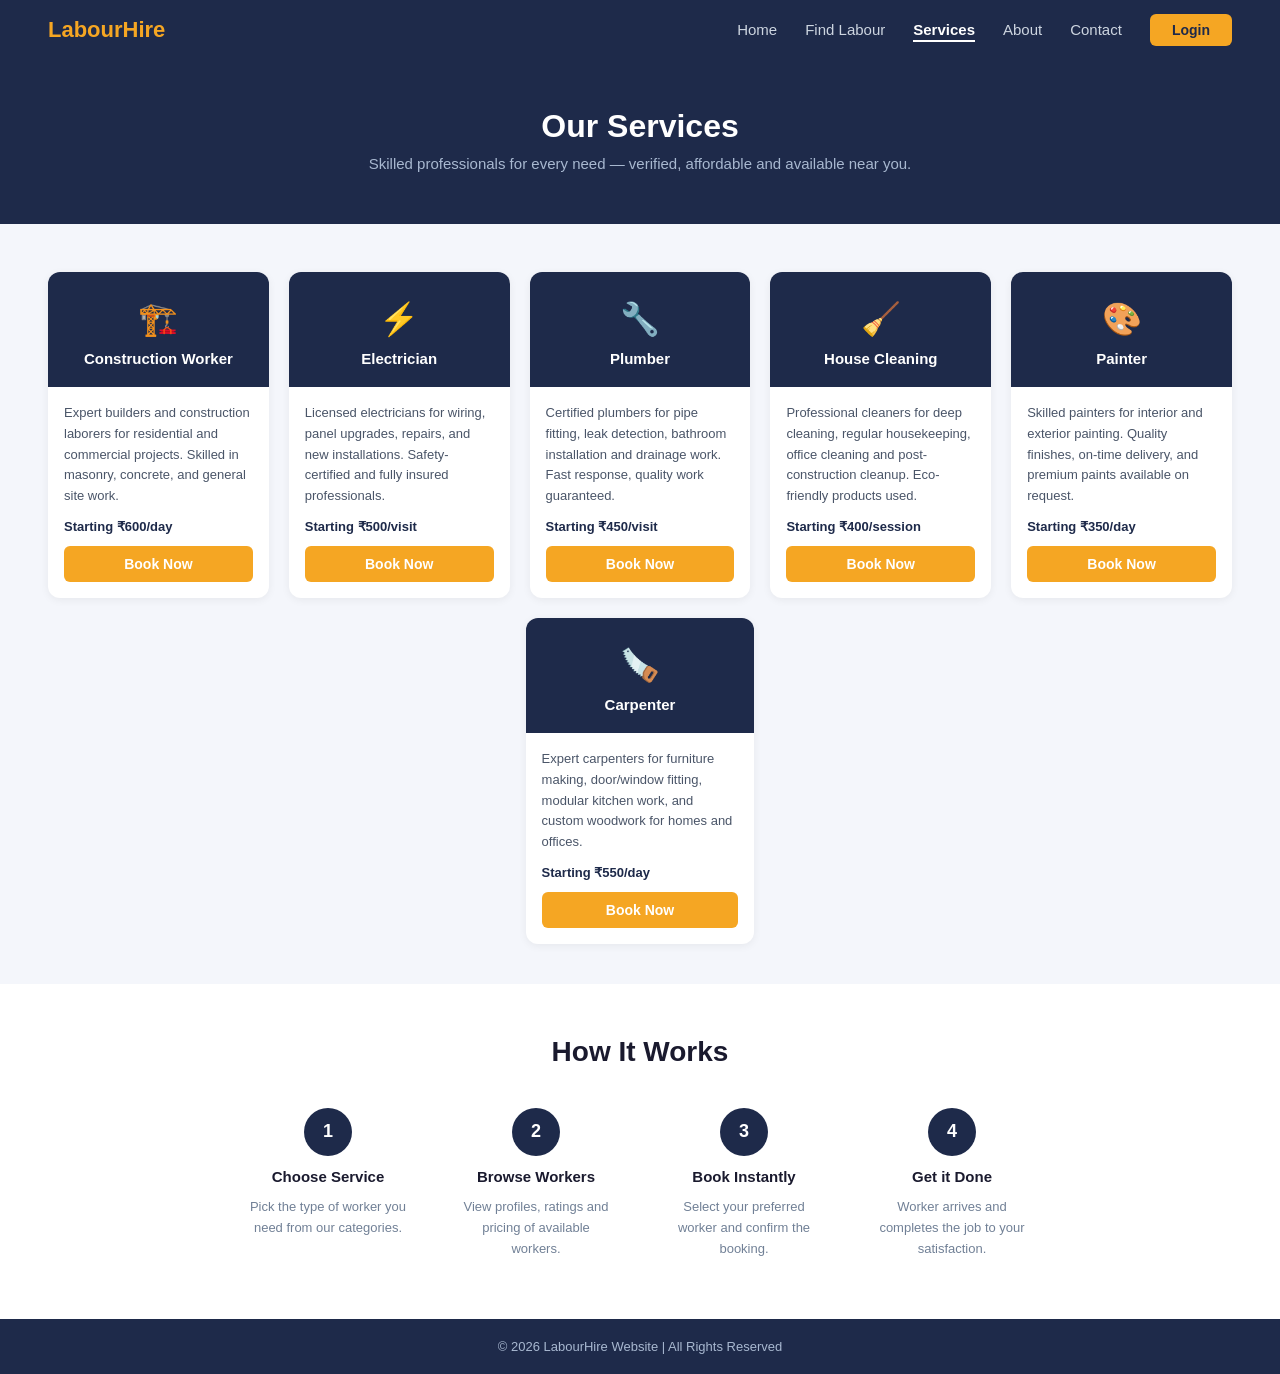
<file: Services.html>
<!DOCTYPE html>
<html lang="en">
<head>
  <meta charset="UTF-8" />
  <meta name="viewport" content="width=device-width, initial-scale=1.0" />
  <title>LabourHire</title>
  <style>
    * { margin: 0; padding: 0; box-sizing: border-box; }
    body { font-family: 'Segoe UI', sans-serif; background: #f4f6fb; color: #1a1a2e; }

    /* NAV */
    nav {
      background: #1e2a4a;
      display: flex; align-items: center; justify-content: space-between;
      padding: 0 48px; height: 60px;
    }
    .logo { color: #f5a623; font-size: 22px; font-weight: 700; text-decoration: none; }
    .nav-links { display: flex; gap: 28px; list-style: none; align-items: center; }
    .nav-links a { color: #cdd5e0; text-decoration: none; font-size: 15px; }
    .nav-links a:hover { color: #fff; }
    .nav-links a.active { color: #fff; font-weight: 600; border-bottom: 2px solid #fff; padding-bottom: 2px; }
    .btn-login {
      background: #f5a623; color: #1e2a4a; border: none;
      padding: 8px 22px; border-radius: 6px; font-weight: 700; font-size: 14px;
      cursor: pointer;
    }
    .btn-login:hover { background: #e0951a; }

    /* HERO BANNER */
    .hero {
      background: #1e2a4a; color: #fff;
      text-align: center; padding: 48px 24px 52px;
    }
    .hero h1 { font-size: 32px; font-weight: 700; margin-bottom: 10px; }
    .hero p { color: #a8b8d0; font-size: 15px; }

    /* SERVICES GRID */
    .services-section { padding: 48px 48px 40px; }
    .services-grid {
      display: grid;
      grid-template-columns: repeat(5, 1fr);
      gap: 20px;
      margin-bottom: 20px;
    }
    .services-row2 {
      display: flex; justify-content: center;
    }
    .services-row2 .card { width: calc(20% - 8px); }

    .card {
      background: #fff; border-radius: 12px;
      overflow: hidden; box-shadow: 0 2px 8px rgba(0,0,0,0.06);
      display: flex; flex-direction: column;
    }
    .card-header {
      background: #1e2a4a; padding: 28px 16px 20px;
      display: flex; flex-direction: column; align-items: center; gap: 12px;
    }
    .card-icon { font-size: 32px; }
    .card-header h3 { color: #fff; font-size: 15px; font-weight: 700; text-align: center; }
    .card-body { padding: 16px; flex: 1; display: flex; flex-direction: column; gap: 12px; }
    .card-body p { font-size: 13px; color: #4a5568; line-height: 1.6; flex: 1; }
    .card-price { color: #1e2a4a; font-weight: 700; font-size: 13px; }
    .btn-book {
      width: 100%; background: #f5a623; color: #fff; border: none;
      padding: 10px; border-radius: 6px; font-weight: 700; font-size: 14px;
      cursor: pointer;
    }
    .btn-book:hover { background: #e0951a; }

    /* HOW IT WORKS */
    .how-section { background: #fff; padding: 52px 48px 60px; text-align: center; }
    .how-section h2 { font-size: 28px; font-weight: 700; margin-bottom: 40px; color: #1a1a2e; }
    .steps { display: flex; justify-content: center; gap: 48px; flex-wrap: wrap; }
    .step { max-width: 160px; display: flex; flex-direction: column; align-items: center; gap: 12px; }
    .step-num {
      width: 48px; height: 48px; border-radius: 50%; background: #1e2a4a;
      color: #fff; font-size: 18px; font-weight: 700;
      display: flex; align-items: center; justify-content: center;
    }
    .step h4 { font-size: 15px; font-weight: 700; color: #1a1a2e; }
    .step p { font-size: 13px; color: #718096; line-height: 1.6; text-align: center; }

    /* FOOTER */
    footer {
      background: #1e2a4a; color: #a8b8d0;
      text-align: center; padding: 20px;
      font-size: 13px;
    }

    @media (max-width: 900px) {
      .services-grid { grid-template-columns: repeat(2, 1fr); }
      .services-row2 .card { width: 50%; }
      nav { padding: 0 20px; }
      .services-section { padding: 32px 20px; }
    }
  </style>
</head>
<body>

<nav>
  <a class="logo" href="#">LabourHire</a>
  <ul class="nav-links">
    <li><a href="index.html">Home</a></li>
    <li><a href="Find_Labour.html">Find Labour</a></li>
    <li><a href="#" class="active">Services</a></li>
    <li><a href="About.html">About</a></li>
    <li><a href="Contact.html">Contact</a></li>
    <li><button class="btn-login">Login</button></li>
  </ul>
</nav>

<section class="hero">
  <h1>Our Services</h1>
  <p>Skilled professionals for every need — verified, affordable and available near you.</p>
</section>

<section class="services-section">
  <div class="services-grid">

    <div class="card">
      <div class="card-header">
        <div class="card-icon">🏗️</div>
        <h3>Construction Worker</h3>
      </div>
      <div class="card-body">
        <p>Expert builders and construction laborers for residential and commercial projects. Skilled in masonry, concrete, and general site work.</p>
        <div class="card-price">Starting ₹600/day</div>
        <button class="btn-book">Book Now</button>
      </div>
    </div>

    <div class="card">
      <div class="card-header">
        <div class="card-icon">⚡</div>
        <h3>Electrician</h3>
      </div>
      <div class="card-body">
        <p>Licensed electricians for wiring, panel upgrades, repairs, and new installations. Safety-certified and fully insured professionals.</p>
        <div class="card-price">Starting ₹500/visit</div>
        <button class="btn-book">Book Now</button>
      </div>
    </div>

    <div class="card">
      <div class="card-header">
        <div class="card-icon">🔧</div>
        <h3>Plumber</h3>
      </div>
      <div class="card-body">
        <p>Certified plumbers for pipe fitting, leak detection, bathroom installation and drainage work. Fast response, quality work guaranteed.</p>
        <div class="card-price">Starting ₹450/visit</div>
        <button class="btn-book">Book Now</button>
      </div>
    </div>

    <div class="card">
      <div class="card-header">
        <div class="card-icon">🧹</div>
        <h3>House Cleaning</h3>
      </div>
      <div class="card-body">
        <p>Professional cleaners for deep cleaning, regular housekeeping, office cleaning and post-construction cleanup. Eco-friendly products used.</p>
        <div class="card-price">Starting ₹400/session</div>
        <button class="btn-book">Book Now</button>
      </div>
    </div>

    <div class="card">
      <div class="card-header">
        <div class="card-icon">🎨</div>
        <h3>Painter</h3>
      </div>
      <div class="card-body">
        <p>Skilled painters for interior and exterior painting. Quality finishes, on-time delivery, and premium paints available on request.</p>
        <div class="card-price">Starting ₹350/day</div>
        <button class="btn-book">Book Now</button>
      </div>
    </div>

  </div>

  <div class="services-row2">
    <div class="card">
      <div class="card-header">
        <div class="card-icon">🪚</div>
        <h3>Carpenter</h3>
      </div>
      <div class="card-body">
        <p>Expert carpenters for furniture making, door/window fitting, modular kitchen work, and custom woodwork for homes and offices.</p>
        <div class="card-price">Starting ₹550/day</div>
        <button class="btn-book">Book Now</button>
      </div>
    </div>
  </div>
</section>

<section class="how-section">
  <h2>How It Works</h2>
  <div class="steps">
    <div class="step">
      <div class="step-num">1</div>
      <h4>Choose Service</h4>
      <p>Pick the type of worker you need from our categories.</p>
    </div>
    <div class="step">
      <div class="step-num">2</div>
      <h4>Browse Workers</h4>
      <p>View profiles, ratings and pricing of available workers.</p>
    </div>
    <div class="step">
      <div class="step-num">3</div>
      <h4>Book Instantly</h4>
      <p>Select your preferred worker and confirm the booking.</p>
    </div>
    <div class="step">
      <div class="step-num">4</div>
      <h4>Get it Done</h4>
      <p>Worker arrives and completes the job to your satisfaction.</p>
    </div>
  </div>
</section>

<footer>
  &copy; 2026 LabourHire Website | All Rights Reserved
</footer>

</body>
</html>
</file>
<file: style.css>
* {
    margin: 0;
    padding: 0;
    box-sizing: border-box;
    font-family: Arial, sans-serif;
}

header {
    display: flex;
    justify-content: space-between;
    align-items: center;
    padding: 15px 50px;
    background: #1e3c72;
    color: white;
}

.logo {
    font-size: 24px;
    font-weight: bold;
    color: orange;
}

nav a {
    color: white;
    text-decoration: none;
    margin: 0 12px;
    font-size: 16px;
}

nav a:hover {
    text-decoration: underline;
}

.btn {
    background: orange;
    padding: 8px 15px;
    border-radius: 5px;
    font-weight: bold;
    color: #1e3c72;
}

.hero {
    display: flex;
    justify-content: space-between;
    align-items: center;
    padding: 60px 50px;
    background: #f4f6fc;
}

.hero-text {
    max-width: 50%;
}

.hero-text h1 {
    font-size: 45px;
    color: #1e3c72;
}

.hero-text p {
    margin: 20px 0;
    font-size: 18px;
    color: #333;
}

.hero-btn {
    padding: 12px 20px;
    background: #1e3c72;
    color: white;
    border: none;
    border-radius: 5px;
    cursor: pointer;
    font-size: 16px;
}

.hero-btn2 {
    padding: 12px 20px;
    background: orange;
    color: white;
    border: none;
    border-radius: 5px;
    cursor: pointer;
    font-size: 16px;
    margin-left: 10px;
}

.hero-btn:hover,
.hero-btn2:hover {
    opacity: 0.8;
}

.hero-img img {
    width: 300px;
}

.services {
    padding: 50px;
    text-align: center;
}

.services h2 {
    font-size: 30px;
    margin-bottom: 30px;
    color: #1e3c72;
}

.service-box {
    display: flex;
    justify-content: center;
    flex-wrap: wrap;
    gap: 20px;
}

.card {
    width: 250px;
    background: white;
    padding: 20px;
    border-radius: 10px;
    box-shadow: 0px 0px 10px rgba(0,0,0,0.1);
}

.card h3 {
    color: #1e3c72;
    margin-bottom: 10px;
}

.card p {
    color: #555;
}

.why {
    background: #1e3c72;
    color: white;
    padding: 50px;
    text-align: center;
}

.why h2 {
    font-size: 30px;
    margin-bottom: 30px;
}

.why-box {
    display: flex;
    justify-content: center;
    flex-wrap: wrap;
    gap: 20px;
}

.why-card {
    width: 250px;
    background: white;
    color: black;
    padding: 20px;
    border-radius: 10px;
}


footer {
    text-align: left;
    padding: 15px;
    background: black;
    color: white;
    padding: 50px;
}

.footer-parent-div{
    display: flex;
    justify-content: space-between;
    padding: 0px 150px;
}

.footer-cild-div{
    color: rgb(192, 190, 190);
}
</file>
<file: Registration.css>
body {
    margin: 0;
    padding: 0;
    display: flex;
    background-image: url(labour_img.jpg);
    background-size: cover;
    background-repeat: no-repeat;
    background-position: center;
    justify-content: left;
}

div{
    margin: 20px 0px 0px 10%;
    width: 30%;
    height: 100%;
    background-color: white;
    border-radius: 15px;
    padding: 10px;
    color: #1e3c72;
}


label{
    color: #1e3c72;
    font-size: 18px;
}
input{
    width: 95%;
    height: 30px;
}

select{
    width: 97%;
    height: 35px;
}

button{
    color: #d2edfc;
    background-color: #5495b9;
    border: transparent;
    width: 300px;
    height:40px;
    border-radius: 5px;
    cursor: pointer;
    font-size: 20px;
}

button:hover{
    color: #5495b9;
    background-color: #d2edfc;
}
</file>
